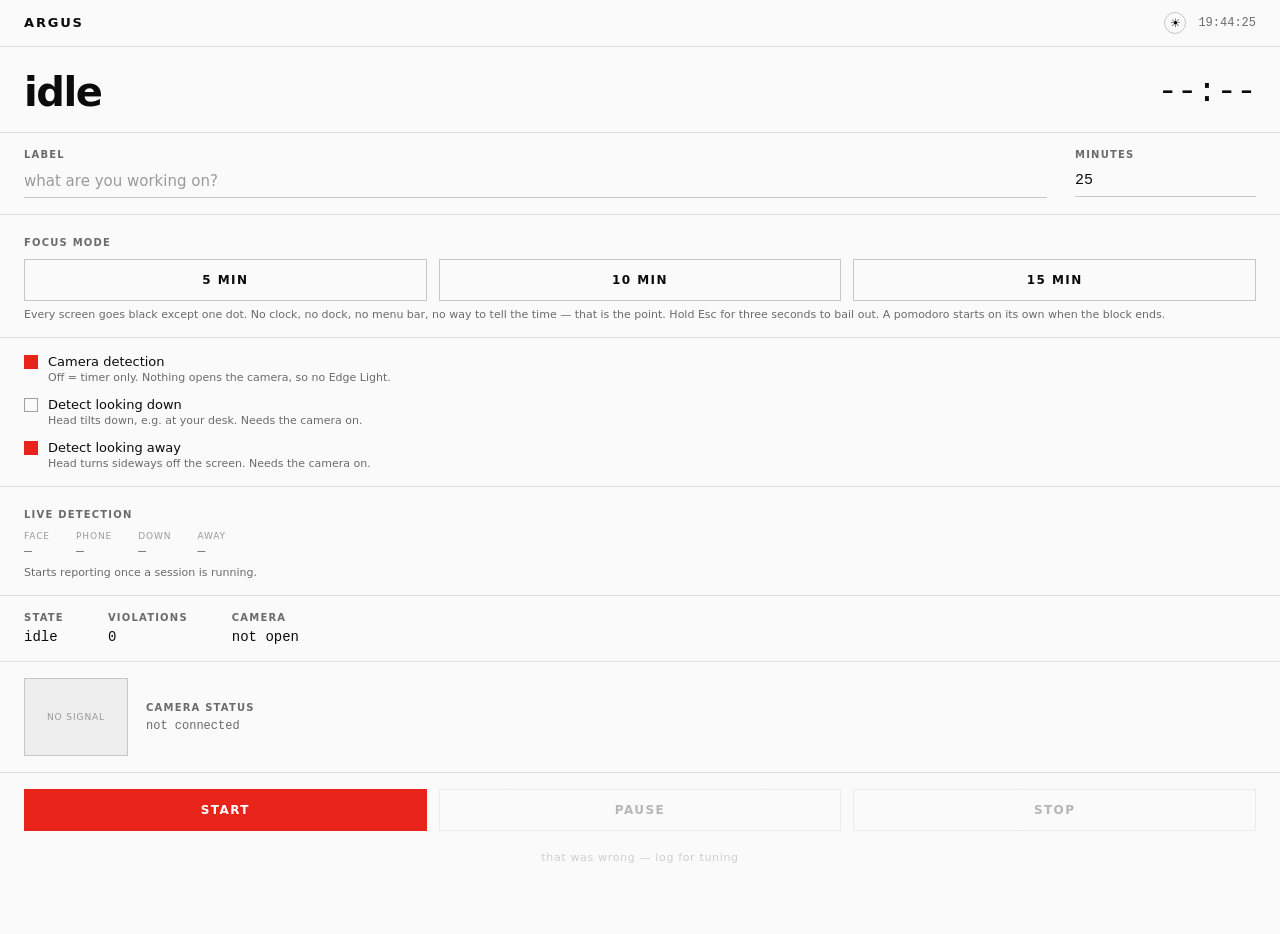
<file: web/index.html>
<!DOCTYPE html>
<html lang="en">
<head>
<meta charset="UTF-8">
<title>Argus</title>
<script>
  (() => {
    try {
      const saved = localStorage.getItem('argus-theme');
      const theme = saved === 'light' || saved === 'dark'
        ? saved
        : (window.matchMedia && window.matchMedia('(prefers-color-scheme: light)').matches ? 'light' : 'dark');
      document.documentElement.setAttribute('data-theme', theme);
    } catch (e) {}
  })();
</script>
<link rel="stylesheet" href="style.css">
</head>
<body>
  <div class="app">
    <header class="topbar">
      <span class="brand">Argus</span>
      <button id="backToMiniBtn" class="link-btn" style="display:none">back to popup</button>
      <div class="topbar-right">
        <button id="themeToggle" class="theme-toggle" type="button" aria-label="Toggle theme" title="Toggle theme">
          <span id="themeToggleIcon">☾</span>
        </button>
        <span class="clock" id="clock">--:--:--</span>
      </div>
    </header>

    <div class="banner" id="authBanner"></div>
    <div class="banner" id="degradedBanner"></div>

    <section class="hero">
      <div class="headline" id="headline">idle</div>
      <div class="countdown" id="countdown">--:--</div>
    </section>

    <div class="progress-track"><div class="progress-fill" id="progressFill"></div></div>

    <section class="band">
      <div class="field-row">
        <div class="field">
          <label class="label" for="labelInput">Label</label>
          <input id="labelInput" type="text" placeholder="what are you working on?" autocomplete="off">
        </div>
        <div class="field field-narrow">
          <label class="label" for="minutesInput">Minutes</label>
          <input id="minutesInput" type="number" min="1" value="25">
        </div>
      </div>
    </section>

    <section class="band">
      <span class="label">Focus mode</span>
      <div class="focus-row">
        <button class="btn btn-secondary focus-btn" data-minutes="5" type="button">5 min</button>
        <button class="btn btn-secondary focus-btn" data-minutes="10" type="button">10 min</button>
        <button class="btn btn-secondary focus-btn" data-minutes="15" type="button">15 min</button>
      </div>
      <span class="check-note">
        Every screen goes black except one dot. No clock, no dock, no menu bar, no way to
        tell the time — that is the point. Hold Esc for three seconds to bail out.
        A pomodoro starts on its own when the block ends.
      </span>
    </section>

    <section class="band">
      <div class="toggles">
        <button id="cameraToggle" class="check" data-on="true" type="button">
          <span class="check-box"></span>
          <span>
            <span class="check-text">Camera detection</span>
            <span class="check-note">Off = timer only. Nothing opens the camera, so no Edge Light.</span>
          </span>
        </button>
        <button id="lookDownToggle" class="check" data-on="false" type="button">
          <span class="check-box"></span>
          <span>
            <span class="check-text">Detect looking down</span>
            <span class="check-note">Head tilts down, e.g. at your desk. Needs the camera on.</span>
          </span>
        </button>
        <button id="lookAwayToggle" class="check" data-on="true" type="button">
          <span class="check-box"></span>
          <span>
            <span class="check-text">Detect looking away</span>
            <span class="check-note">Head turns sideways off the screen. Needs the camera on.</span>
          </span>
        </button>
      </div>
    </section>

    <section class="band" id="gazeBand" style="display:none">
      <span class="label">Eye tracking</span>
      <div class="camera-meta">
        <span id="gazeStatus" class="mono-small">checking…</span>
      </div>
      <div class="controls" style="margin-top:8px">
        <button id="gazeCalibrateBtn" class="btn btn-secondary" type="button">Calibrate screens</button>
      </div>
      <span class="check-note" id="gazeHint"></span>
    </section>

    <section class="band" id="diagBand">
      <span class="label">Live detection</span>
      <div class="diag" id="diag">
        <div class="diag-item"><span class="diag-k">face</span><span class="diag-v" id="dFace">—</span></div>
        <div class="diag-item"><span class="diag-k">phone</span><span class="diag-v" id="dPhone">—</span></div>
        <div class="diag-item"><span class="diag-k">down</span><span class="diag-v" id="dPitch">—</span></div>
        <div class="diag-item"><span class="diag-k">away</span><span class="diag-v" id="dYaw">—</span></div>
        <div class="diag-item" id="dGazeItem" style="display:none"><span class="diag-k">gaze</span><span class="diag-v" id="dGaze">—</span></div>
      </div>
      <span class="check-note" id="diagHint">Starts reporting once a session is running.</span>
    </section>

    <section class="band">
      <div class="stats">
        <div class="stat">
          <span class="label">State</span>
          <span class="stat-value" id="statState">idle</span>
        </div>
        <div class="stat">
          <span class="label">Violations</span>
          <span class="stat-value" id="statViolations">0</span>
        </div>
        <div class="stat">
          <span class="label">Camera</span>
          <span class="stat-value" id="statCamera">not open</span>
        </div>
      </div>
    </section>

    <section class="band camera-band">
      <div class="thumb">
        <img id="thumb" alt="camera preview">
        <div class="thumb-placeholder" id="thumbPlaceholder">no signal</div>
      </div>
      <div class="camera-meta">
        <span class="label">Camera status</span>
        <span id="cameraStatus" class="mono-small">not connected</span>
      </div>
    </section>

    <section class="band" style="border-bottom:none">
      <div class="controls">
        <button id="startBtn" class="btn btn-primary">Start</button>
        <button id="pauseBtn" class="btn btn-secondary" disabled>Pause</button>
        <button id="stopBtn" class="btn btn-secondary" disabled>Stop</button>
      </div>
      <button id="falsePositiveBtn" class="link-btn" disabled>that was wrong — log for tuning</button>
    </section>

    <div class="status" id="statusMessage"></div>
  </div>

  <script src="app.js"></script>
</body>
</html>
</file>
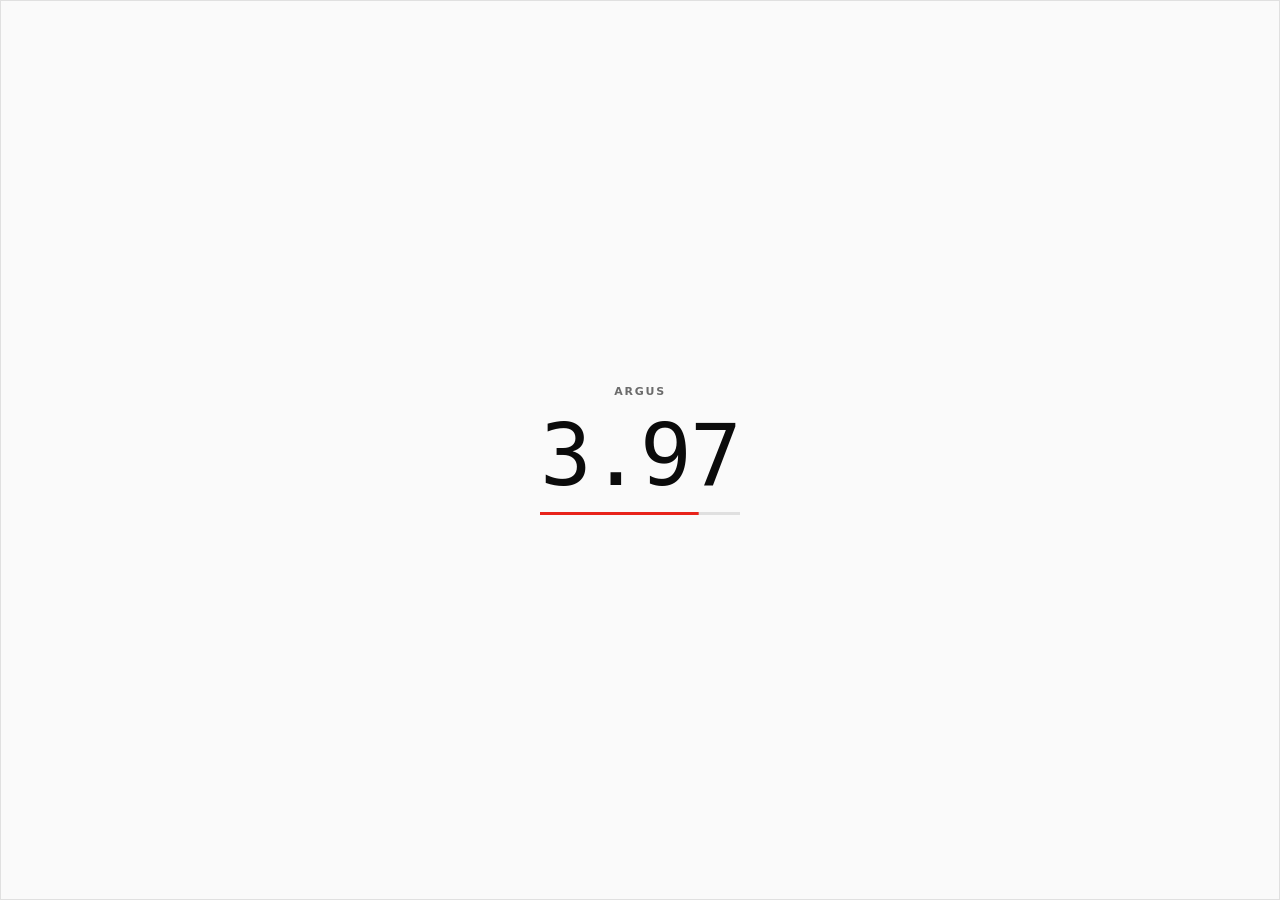
<file: web/countdown.html>
<!DOCTYPE html>
<html lang="en">
<head>
<meta charset="UTF-8">
<title>Argus</title>
<script>
  (() => {
    try {
      const saved = localStorage.getItem('argus-theme');
      const theme = saved === 'light' || saved === 'dark'
        ? saved
        : (window.matchMedia && window.matchMedia('(prefers-color-scheme: light)').matches ? 'light' : 'dark');
      document.documentElement.setAttribute('data-theme', theme);
    } catch (e) {}
  })();
  // Created once at startup and only ever shown/hidden, never reloaded, so
  // it needs to hear about a theme flip made later in the main window. The
  // 'storage' event fires in every other same-origin document when one of
  // them calls localStorage.setItem, which is exactly what the toggle in
  // app.js does.
  window.addEventListener('storage', (e) => {
    if (e.key === 'argus-theme' && (e.newValue === 'light' || e.newValue === 'dark')) {
      document.documentElement.setAttribute('data-theme', e.newValue);
    }
  });
</script>
<link rel="stylesheet" href="style.css">
<style>
  html, body {
    height: 100%;
    width: 100%;
    overflow: hidden;
    cursor: default;
    user-select: none;
    -webkit-user-select: none;
  }
  .popup {
    height: 100%;
    width: 100%;
    display: flex;
    flex-direction: column;
    align-items: center;
    justify-content: center;
    gap: 14px;
    border: 1px solid var(--line);
    box-sizing: border-box;
  }
  .popup-brand {
    font-size: 11px;
    font-weight: 700;
    letter-spacing: 0.16em;
    text-transform: uppercase;
    color: var(--muted);
  }
  .popup-number {
    font-family: var(--font-mono);
    font-size: 86px;
    font-weight: 500;
    letter-spacing: -0.02em;
    font-variant-numeric: tabular-nums;
    line-height: 1;
    color: var(--ink);
  }
  .popup-bar {
    width: 200px;
    height: 3px;
    background: var(--line);
    overflow: hidden;
  }
  .popup-bar-fill {
    height: 100%;
    width: 100%;
    background: var(--accent);
    transform-origin: left center;
  }
</style>
</head>
<body>
  <div class="popup">
    <span class="popup-brand">Argus</span>
    <div class="popup-number" id="popupNumber">5.00</div>
    <div class="popup-bar"><div class="popup-bar-fill" id="popupBarFill"></div></div>
  </div>

<script>
(() => {
  const DURATION_MS = 5000;
  const numberEl = document.getElementById('popupNumber');
  const fillEl = document.getElementById('popupBarFill');
  let start = null;

  function frame(ts) {
    if (start === null) start = ts;
    const elapsed = ts - start;
    const remaining = Math.max(0, DURATION_MS - elapsed) / 1000;
    numberEl.textContent = remaining.toFixed(2);
    fillEl.style.transform = `scaleX(${Math.max(0, remaining * 1000 / DURATION_MS)})`;
    if (elapsed < DURATION_MS) {
      requestAnimationFrame(frame);
    }
  }
  requestAnimationFrame(frame);

  // Every time the popup is shown again (pywebview re-shows a hidden
  // window rather than recreating it), reset the run so a second session
  // gets a fresh 5.00 -> 0.00 instead of freezing at 0.00.
  document.addEventListener('visibilitychange', () => {
    if (document.visibilityState === 'visible') {
      start = null;
      requestAnimationFrame(frame);
    }
  });
})();
</script>
</body>
</html>
</file>
<file: web/style.css>
:root {
  --bg: #0B0B0B;
  --ink: #FAFAFA;
  --accent: #E8231A;
  --muted: #7C7C7C;
  --line: #262626;
  --rule: 1px solid #262626;
  --field-line: #3A3A3A;
  --placeholder: #565656;
  --check-box-line: #5A5A5A;
  --thumb-bg: #141414;
  --thumb-line: #3A3A3A;
  --btn-line: #3A3A3A;
  --banner-plain-bg: #170A09;
  --banner-plain-ink: #FF6A60;
  --font-sans: "Helvetica Neue", Inter, -apple-system, system-ui, Arial, sans-serif;
  --font-mono: ui-monospace, "SF Mono", Menlo, monospace;
}

:root[data-theme="light"] {
  --bg: #FAFAFA;
  --ink: #0B0B0B;
  --accent: #E8231A;
  --muted: #6B6B6B;
  --line: #E0E0E0;
  --rule: 1px solid #E0E0E0;
  --field-line: #C7C7C7;
  --placeholder: #9A9A9A;
  --check-box-line: #A0A0A0;
  --thumb-bg: #EDEDED;
  --thumb-line: #C7C7C7;
  --btn-line: #C7C7C7;
  --banner-plain-bg: #FDEDEB;
  --banner-plain-ink: #B0161B;
}

html { background: var(--bg); }
* { transition: background-color 0.15s ease, border-color 0.15s ease, color 0.15s ease; }

* { box-sizing: border-box; }

html, body {
  margin: 0;
  padding: 0;
  background: var(--bg);
  color: var(--ink);
  font-family: var(--font-sans);
  -webkit-font-smoothing: antialiased;
}

button, input { font-family: inherit; border-radius: 0; }

.app { padding: 0 0 28px; }

/* ---------- bands separated by hairlines ---------- */
.band { padding: 16px 24px; border-bottom: var(--rule); }

/* ---------- topbar ---------- */
.topbar {
  display: flex;
  align-items: baseline;
  justify-content: space-between;
  padding: 12px 24px;
  border-bottom: var(--rule);
}
.brand {
  font-size: 13px;
  font-weight: 700;
  letter-spacing: 0.14em;
  text-transform: uppercase;
}
.clock {
  font-family: var(--font-mono);
  font-size: 12px;
  font-variant-numeric: tabular-nums;
  color: var(--muted);
}
.topbar .link-btn {
  display: inline;
  width: auto;
  margin-top: 0;
}
.topbar-right {
  display: flex;
  align-items: center;
  gap: 12px;
}
.theme-toggle {
  display: flex;
  align-items: center;
  justify-content: center;
  width: 22px;
  height: 22px;
  padding: 0;
  border: 1px solid var(--btn-line);
  background: transparent;
  color: var(--ink);
  font-size: 12px;
  line-height: 1;
  cursor: pointer;
  border-radius: 50%;
}
.theme-toggle:hover { border-color: var(--accent); color: var(--accent); }

/* ---------- hero ---------- */
.hero {
  display: flex;
  align-items: flex-end;
  justify-content: space-between;
  gap: 16px;
  padding: 26px 24px 18px;
}
.headline {
  font-size: 40px;
  line-height: 0.95;
  font-weight: 700;
  letter-spacing: -0.035em;
  text-transform: lowercase;
}
.countdown {
  font-family: var(--font-mono);
  font-size: 34px;
  font-weight: 500;
  letter-spacing: -0.02em;
  font-variant-numeric: tabular-nums;
  white-space: nowrap;
}

/* ---------- progress ---------- */
.progress-track {
  height: 4px;
  width: 100%;
  background: transparent;
  border-bottom: var(--rule);
}
.progress-fill {
  height: 4px;
  width: 0%;
  background: var(--accent);
  transition: width 0.4s linear;
}

/* ---------- banners ---------- */
.banner {
  display: none;
  padding: 9px 24px;
  background: var(--accent);
  color: #FFFFFF;
  font-size: 11px;
  font-weight: 700;
  letter-spacing: 0.08em;
  text-transform: uppercase;
  border-bottom: 1px solid var(--accent);
}
.banner.visible { display: block; }
.banner.plain {
  background: var(--banner-plain-bg);
  color: var(--banner-plain-ink);
  border-bottom: var(--rule);
  border-left: 3px solid var(--accent);
  text-transform: none;
  letter-spacing: 0.01em;
  font-weight: 400;
  font-size: 12px;
  line-height: 1.45;
}

/* ---------- fields ---------- */
.field-row { display: flex; gap: 28px; }
.field { flex: 1; display: flex; flex-direction: column; gap: 7px; }
.field-narrow { flex: 0 0 92px; }

.label {
  font-size: 10px;
  font-weight: 700;
  letter-spacing: 0.12em;
  text-transform: uppercase;
  color: var(--muted);
}

.field input {
  border: none;
  border-bottom: 1px solid var(--field-line);
  background: transparent;
  color: var(--ink);
  padding: 5px 0 7px;
  font-size: 15px;
  outline: none;
}
.field input::placeholder { color: var(--placeholder); }
.field input:focus { border-bottom: 2px solid var(--accent); padding-bottom: 6px; }
.field input[type="number"] { font-family: var(--font-mono); }

/* ---------- square checkbox toggles ---------- */
.toggles { display: flex; flex-direction: column; gap: 13px; }
.check {
  display: flex;
  align-items: flex-start;
  gap: 10px;
  background: none;
  border: none;
  padding: 0;
  cursor: pointer;
  text-align: left;
}
.check-box {
  width: 14px;
  height: 14px;
  margin-top: 1px;
  border: 1px solid var(--check-box-line);
  flex-shrink: 0;
  background: transparent;
}
.check[data-on="true"] .check-box { background: var(--accent); border-color: var(--accent); }
.check-text { font-size: 13px; color: var(--ink); }
.check-note { font-size: 11px; color: var(--muted); display: block; margin-top: 2px; }

/* ---------- live detection readout ---------- */
.diag { display: flex; gap: 26px; margin: 9px 0 7px; }
.diag-item { display: flex; flex-direction: column; gap: 3px; }
.diag-k {
  font-size: 9px;
  letter-spacing: 0.1em;
  text-transform: uppercase;
  color: var(--placeholder);
}
.diag-v {
  font-family: var(--font-mono);
  font-size: 13px;
  font-variant-numeric: tabular-nums;
  color: var(--muted);
}
.diag-v.hot { color: var(--accent); font-weight: 700; }
.diag-v.on  { color: var(--ink); }

/* ---------- stats ---------- */
.stats { display: flex; gap: 44px; }
.stat { display: flex; flex-direction: column; gap: 6px; }
.stat-value {
  font-family: var(--font-mono);
  font-size: 14px;
  font-variant-numeric: tabular-nums;
}

/* ---------- camera ---------- */
.camera-band { display: flex; gap: 18px; align-items: center; }
.thumb {
  width: 104px;
  height: 78px;
  border: 1px solid var(--thumb-line);
  position: relative;
  overflow: hidden;
  flex-shrink: 0;
  background: var(--thumb-bg);
}
.thumb img {
  width: 100%;
  height: 100%;
  object-fit: cover;
  display: none;
  /* black & white duotone */
  filter: grayscale(1) contrast(1.15) brightness(0.95);
}
.thumb img.visible { display: block; }
.thumb-placeholder {
  position: absolute;
  inset: 0;
  display: flex;
  align-items: center;
  justify-content: center;
  font-size: 9px;
  letter-spacing: 0.1em;
  text-transform: uppercase;
  color: var(--placeholder);
}
.camera-meta { display: flex; flex-direction: column; gap: 6px; }
.mono-small {
  font-family: var(--font-mono);
  font-size: 12px;
  color: var(--muted);
}

/* ---------- controls ---------- */
.controls { display: flex; gap: 12px; }
.focus-row { display: flex; gap: 12px; margin: 9px 0 7px; }
.btn {
  flex: 1;
  padding: 13px 12px;
  font-size: 12px;
  font-weight: 700;
  letter-spacing: 0.12em;
  text-transform: uppercase;
  cursor: pointer;
  border: 1px solid var(--btn-line);
  background: transparent;
  color: var(--ink);
  transition: background 0.12s ease, color 0.12s ease, border-color 0.12s ease;
}
.btn-primary { background: var(--accent); border-color: var(--accent); color: #FFFFFF; }
.btn-primary:not(:disabled):hover { background: #FF3A31; border-color: #FF3A31; }
.btn-secondary:not(:disabled):hover {
  background: var(--ink); color: var(--bg); border-color: var(--ink);
}
.btn:disabled { opacity: 0.28; cursor: default; }

.link-btn {
  display: block;
  width: 100%;
  margin-top: 14px;
  padding: 6px 0;
  background: none;
  border: none;
  color: var(--muted);
  font-size: 11px;
  letter-spacing: 0.06em;
  cursor: pointer;
}
.link-btn:not(:disabled):hover { color: var(--accent); }
.link-btn:disabled { opacity: 0.3; cursor: default; }

/* ---------- status ---------- */
.status {
  padding: 14px 24px 0;
  font-size: 12px;
  color: var(--muted);
  min-height: 18px;
  line-height: 1.45;
}
.status.error {
  color: var(--accent);
  font-weight: 600;
}
.field input.error {
  border-bottom-color: var(--accent);
  animation: shake 0.3s;
}
@keyframes shake {
  25% { transform: translateX(-4px); }
  75% { transform: translateX(4px); }
}
</file>
